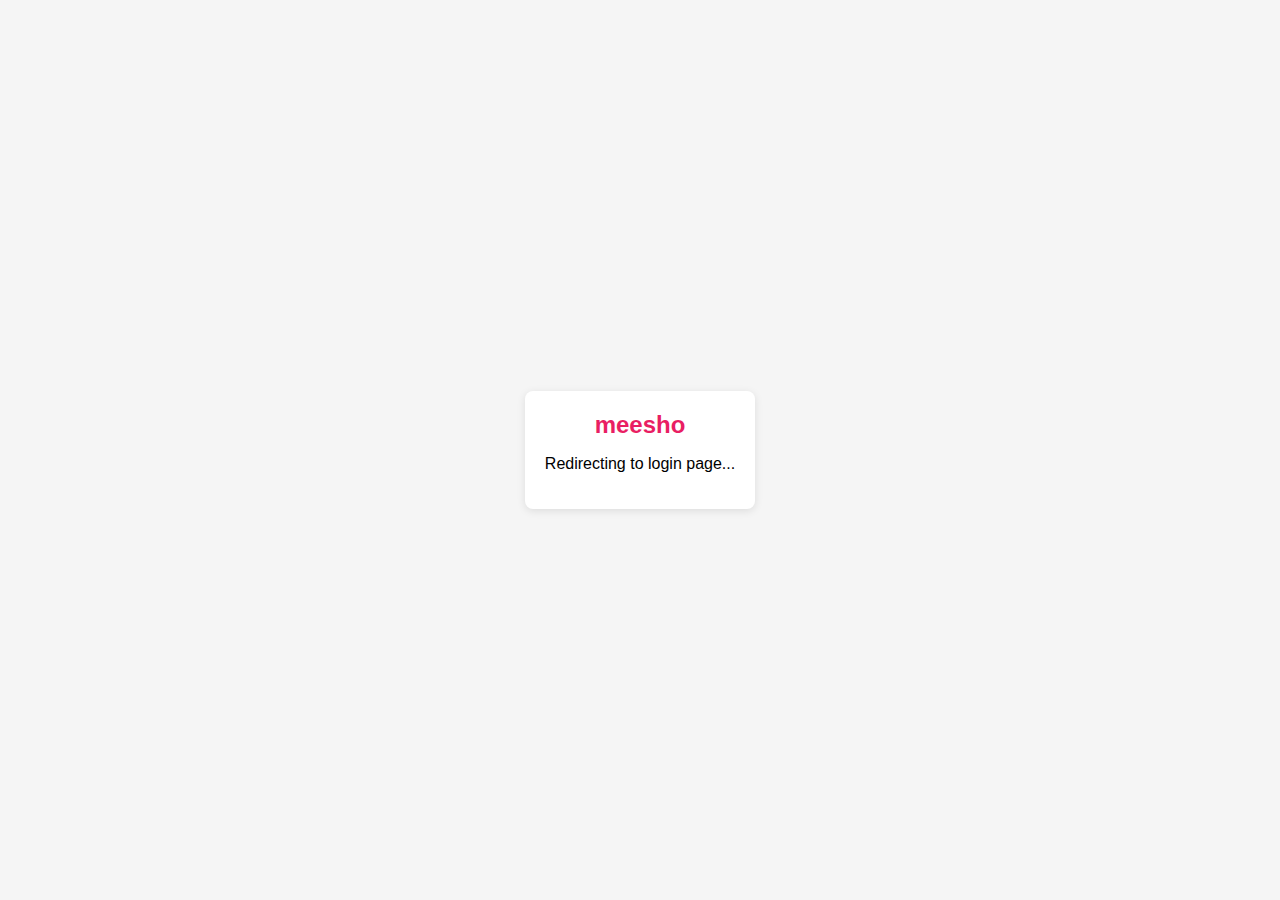
<file: index.html>
<!DOCTYPE html>
<html lang="en">
<head>
    <meta charset="UTF-8">
    <meta name="viewport" content="width=device-width, initial-scale=1.0">
    <title>Meesho Clone - Redirecting...</title>
    <style>
        body {
            font-family: Arial, sans-serif;
            display: flex;
            justify-content: center;
            align-items: center;
            height: 100vh;
            margin: 0;
            background: #f5f5f5;
        }
        .redirect-message {
            text-align: center;
            padding: 20px;
            background: white;
            border-radius: 8px;
            box-shadow: 0 2px 8px rgba(0,0,0,0.1);
        }
        .logo {
            color: #e91e63;
            font-size: 24px;
            font-weight: bold;
            margin-bottom: 10px;
        }
    </style>
</head>
<body>
    <div class="redirect-message">
        <div class="logo">meesho</div>
        <p>Redirecting to login page...</p>
    </div>
    
    <script>
        // Redirect to frontend login page
        setTimeout(() => {
            window.location.href = 'frontend/pages/index.html';
        }, 1000);
    </script>
</body>
</html>
</file>
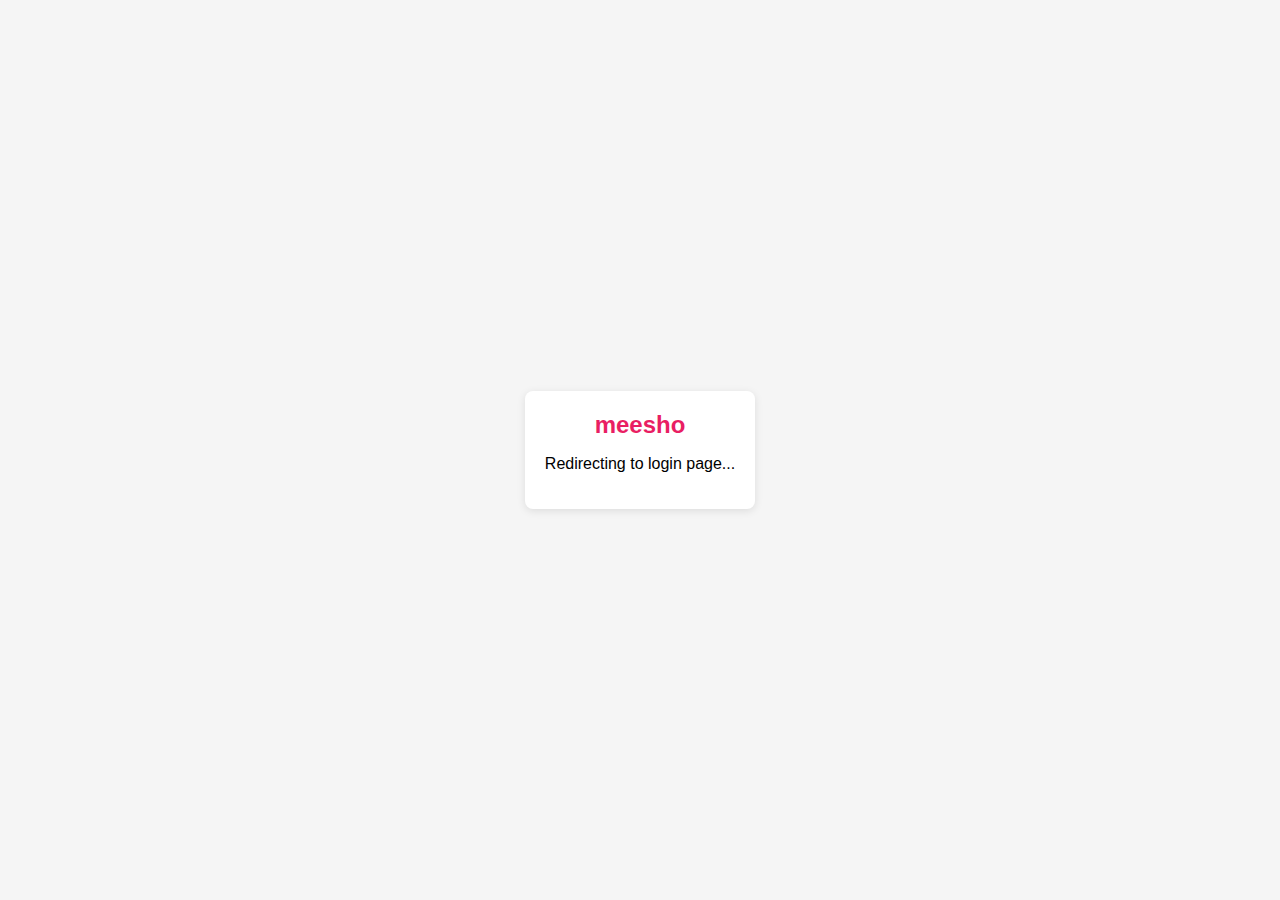
<file: frontend/index.html>
<!DOCTYPE html>
<html lang="en">
<head>
    <meta charset="UTF-8">
    <meta name="viewport" content="width=device-width, initial-scale=1.0">
    <title>Meesho Clone - Redirecting...</title>
    <style>
        body {
            font-family: Arial, sans-serif;
            display: flex;
            justify-content: center;
            align-items: center;
            height: 100vh;
            margin: 0;
            background: #f5f5f5;
        }
        .redirect-message {
            text-align: center;
            padding: 20px;
            background: white;
            border-radius: 8px;
            box-shadow: 0 2px 8px rgba(0,0,0,0.1);
        }
        .logo {
            color: #e91e63;
            font-size: 24px;
            font-weight: bold;
            margin-bottom: 10px;
        }
    </style>
</head>
<body>
    <div class="redirect-message">
        <div class="logo">meesho</div>
        <p>Redirecting to login page...</p>
    </div>
    
    <script>
        // Redirect to frontend login page
        setTimeout(() => {
            window.location.href = 'pages/index.html';
        }, 1000);
    </script>
</body>
</html>
</file>
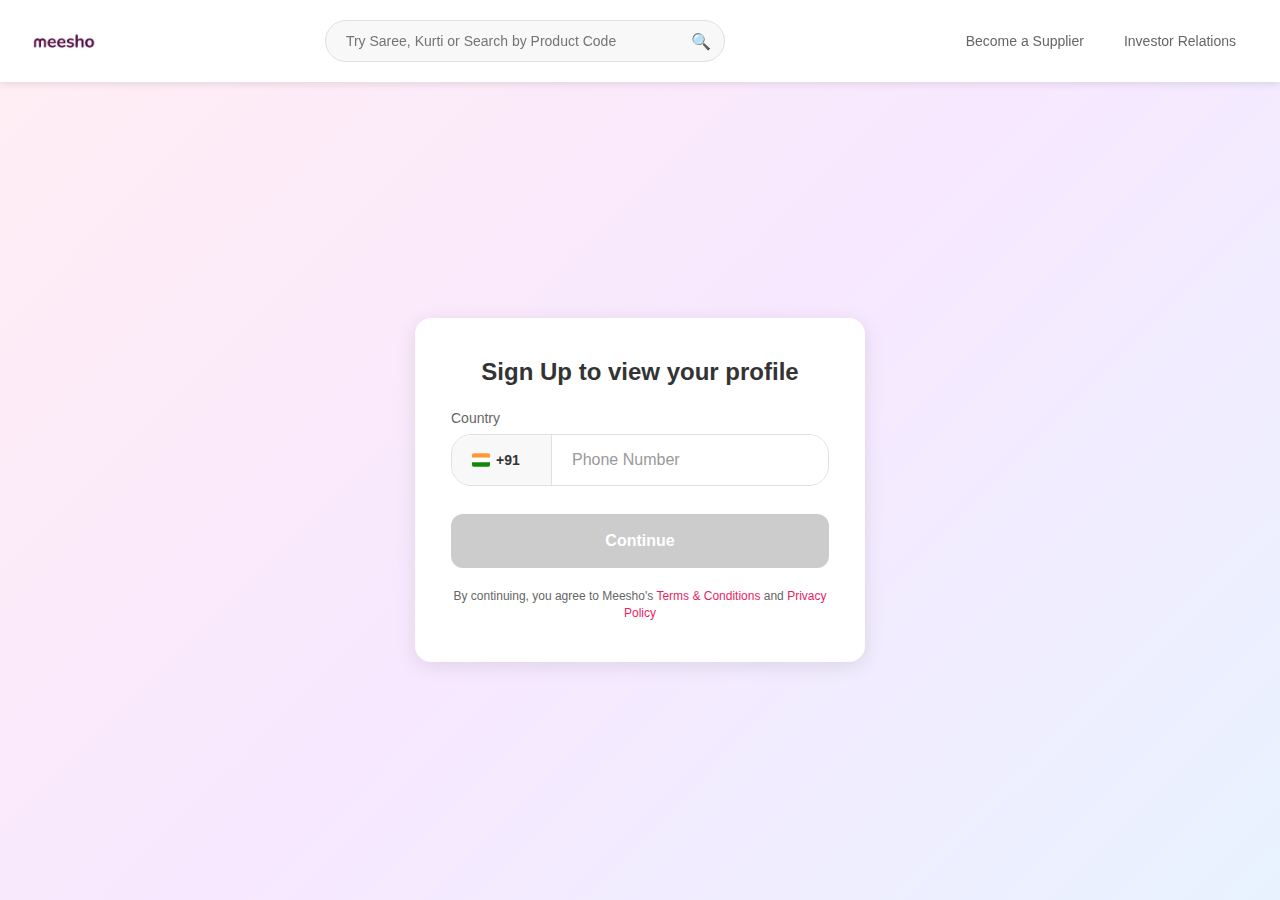
<file: frontend/pages/index.html>
<!DOCTYPE html>
<html lang="en">
<head>
    <meta charset="UTF-8">
    <meta name="viewport" content="width=device-width, initial-scale=1.0, maximum-scale=1.0, user-scalable=no">
    <title>Meesho - Lowest Prices Best Quality</title>
    <link rel="stylesheet" href="../css/styles.css">
</head>
<body>
    <div class="container">
        <!-- Header -->
        <header class="header">
            <div class="logo">
                <img src="../assets/logo.png" alt="Meesho" class="logo-img">
            </div>
            <div class="search-bar">
                <input type="text" placeholder="Try Saree, Kurti or Search by Product Code">
                <button class="search-btn">🔍</button>
            </div>
            <div class="header-links">
                <a href="#" class="supplier-link">Become a Supplier</a>
                <a href="#" class="investor-link">Investor Relations</a>
            </div>
        </header>

        <!-- Main Content -->
        <main class="main-content">
            <!-- Login Form -->
            <div class="login-section">
                <div class="login-card">
                    <h3>Sign Up to view your profile</h3>
                    
                    <div class="login-form">
                        <div class="input-group">
                            <label for="country">Country</label>
                            <div class="phone-input-container">
                                <div class="country-code">
                                    <img src="data:image/svg+xml,%3Csvg xmlns='http://www.w3.org/2000/svg' width='20' height='15' viewBox='0 0 20 15'%3E%3Crect width='20' height='5' fill='%23ff9933'/%3E%3Crect y='5' width='20' height='5' fill='%23ffffff'/%3E%3Crect y='10' width='20' height='5' fill='%23138808'/%3E%3C/svg%3E" alt="India Flag" class="flag">
                                    <span>+91</span>
                                </div>
                                <input type="tel" id="phoneNumber" placeholder="Phone Number" maxlength="10">
                            </div>
                        </div>
                        
                        <button class="continue-btn" id="continueBtn">Continue</button>
                    </div>
                    
                    <div class="terms">
                        <p>By continuing, you agree to Meesho's <a href="#">Terms & Conditions</a> and <a href="#">Privacy Policy</a></p>
                    </div>
                </div>
            </div>
        </main>
    </div>

    <script src="../js/script.js"></script>
</body>
</html>
</file>
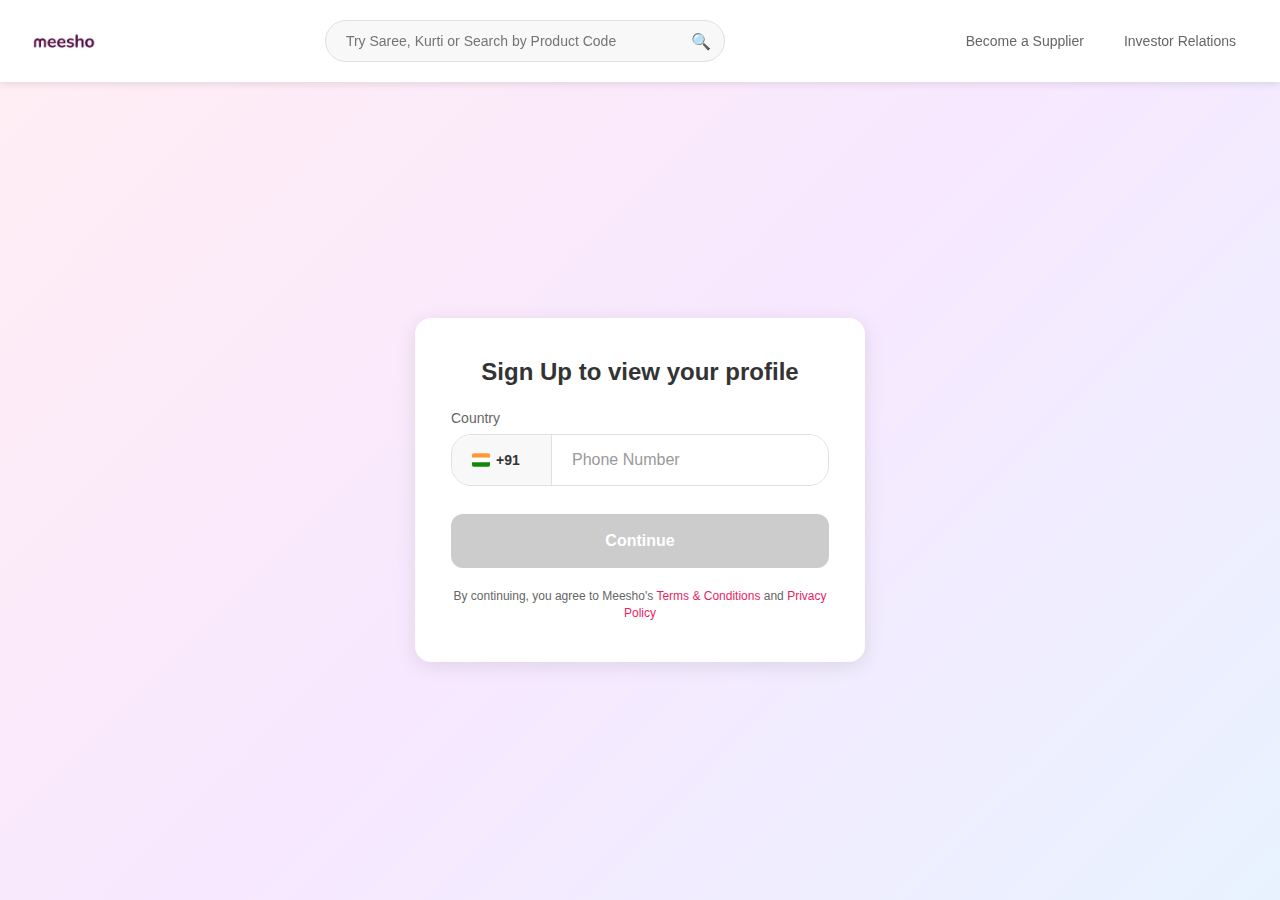
<file: frontend/pages/home.html>
<!DOCTYPE html>
<html lang="en">
<head>
    <meta charset="UTF-8">
    <meta name="viewport" content="width=device-width, initial-scale=1.0, maximum-scale=1.0, user-scalable=no">
    <title>Meesho - Home</title>
    <link rel="stylesheet" href="../css/home-styles.css">
</head>
<body>
    <div class="container">
        <!-- Header -->
        <header class="header">
            <div class="header-top">
                <div class="profile-section">
                    <div class="profile-avatar">👤</div>
                    <span class="user-name" id="userName">User</span>
                </div>
                <div class="header-actions">
                    <button class="wishlist-btn">❤️</button>
                    <button class="cart-btn">
                        🛒
                        <span class="cart-badge">2</span>
                    </button>
                </div>
            </div>
            <div class="search-container">
                <div class="search-bar">
                    <span class="search-icon">🔍</span>
                    <input type="text" placeholder="Search products...">
                    <span class="mic-icon">🎤</span>
                </div>
            </div>
            <div class="delivery-info">
                <span class="location-icon">📍</span>
                <span>Delivering to Bangalore - 560068</span>
                <span class="arrow">▶</span>
            </div>
        </header>

        <!-- Categories Section -->
        <section class="categories-section">
            <div class="categories-grid">
                <div class="category-card">
                    <div class="category-icon">👔</div>
                    <span>Categories</span>
                </div>
                <div class="category-card">
                    <div class="category-icon">🏠</div>
                    <span>Home</span>
                </div>
                <div class="category-card">
                    <div class="category-icon">👗</div>
                    <span>Kurtis</span>
                </div>
                <div class="category-card">
                    <div class="category-icon">👚</div>
                    <span>Western</span>
                </div>
            </div>
            <div class="categories-grid">
                <div class="category-card">
                    <div class="category-icon">👶</div>
                    <span>Kids</span>
                </div>
                <div class="category-card">
                    <div class="category-icon">🥻</div>
                    <span>Sarees</span>
                </div>
                <div class="category-card">
                    <div class="category-icon">💄</div>
                    <span>Beauty</span>
                </div>
                <div class="category-card">
                    <div class="category-icon">👔</div>
                    <span>Men</span>
                </div>
            </div>
        </section>

        <!-- Banner Widget -->
        <section class="banner-section">
            <div class="banner-container">
                <img src="../assets/banner.png" alt="Special Offer Banner" class="banner-image" id="bannerImage">
            </div>
        </section>

        <!-- Products Section -->
        <section class="products-section">
            <h2>Products For You</h2>
            
            <div class="filter-bar">
                <button class="filter-btn">
                    <span>⇅</span> Sort
                </button>
                <button class="filter-btn">
                    Category <span>▼</span>
                </button>
                <button class="filter-btn">
                    Price <span>▼</span>
                </button>
                <button class="filter-btn">
                    <span>☰</span> Filters
                </button>
            </div>
            
            <div class="products-grid" id="productsGrid">
                <!-- Products will be loaded dynamically -->
            </div>
        </section>

    </div>



    <!-- Bottom Navigation -->
    <nav class="bottom-nav">
        <a href="#" class="nav-item active">
            <span class="nav-icon">🏠</span>
            <span class="nav-text">Home</span>
        </a>
        <a href="#" class="nav-item">
            <span class="nav-icon">📂</span>
            <span class="nav-text">Categories</span>
        </a>
        <a href="#" class="nav-item">
            <span class="nav-icon">🏪</span>
            <span class="nav-text">Mall</span>
        </a>
        <a href="#" class="nav-item">
            <span class="nav-icon">📺</span>
            <span class="nav-text">Live Shop</span>
        </a>
        <a href="#" class="nav-item">
            <span class="nav-icon">📦</span>
            <span class="nav-text">My Orders</span>
        </a>
    </nav>

    <script src="../js/home-script.js"></script>
</body>
</html>
</file>
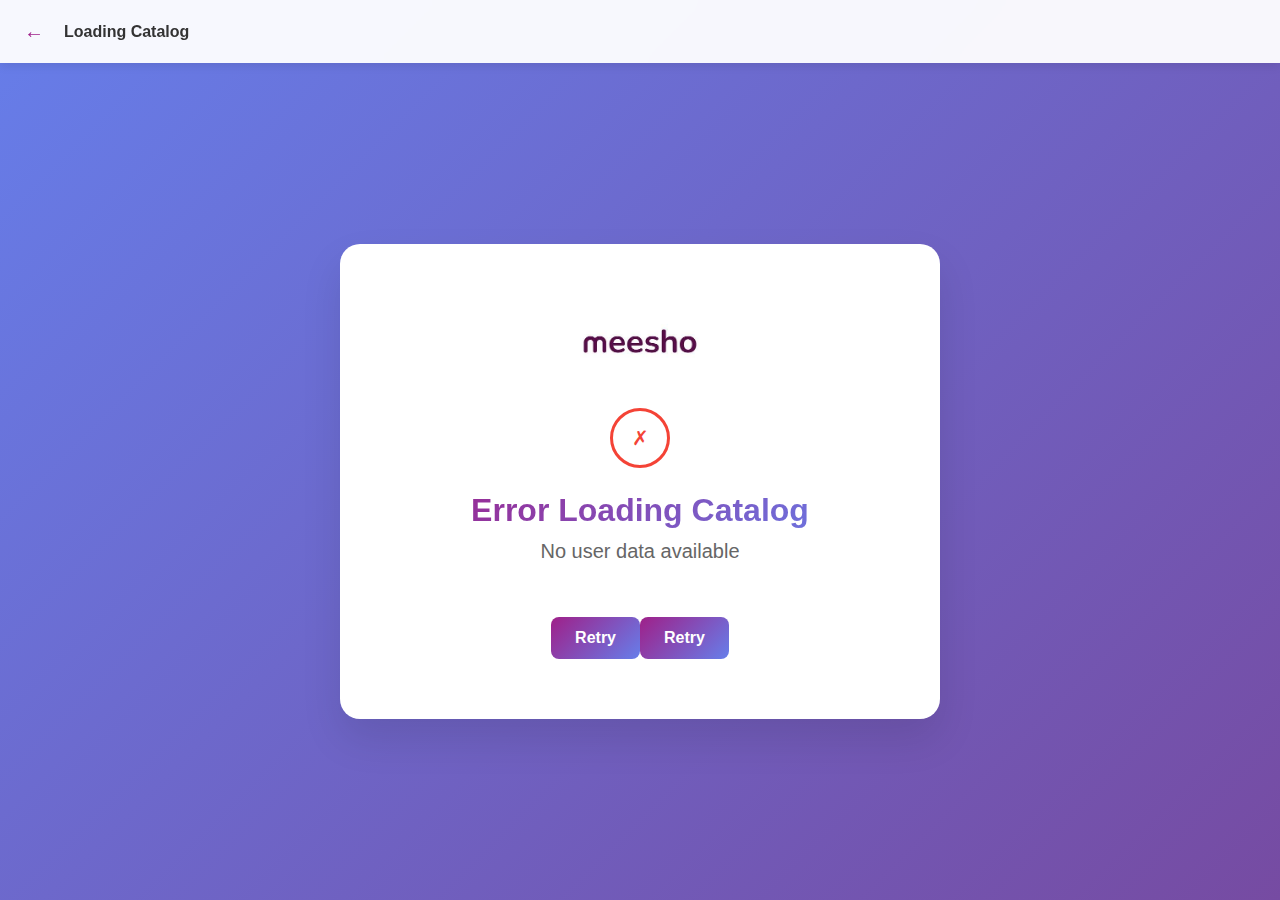
<file: frontend/pages/loading.html>
<!DOCTYPE html>
<html lang="en">
<head>
    <meta charset="UTF-8">
    <meta name="viewport" content="width=device-width, initial-scale=1.0, maximum-scale=1.0, user-scalable=no">
    <title>Loading Catalog - Meesho</title>
    <link rel="stylesheet" href="../css/loading-styles.css">
</head>
<body>
    <div class="container">
        <!-- Header -->
        <header class="header">
            <div class="header-top">
                <div class="back-section">
                    <button class="back-btn" id="backBtn">←</button>
                    <span class="page-title">Loading Catalog</span>
                </div>
            </div>
        </header>

        <!-- Loading Content -->
        <main class="loading-content">
            <div class="loading-card">
                <div class="loading-icon">
                    <img src="../assets/logo.png" alt="Meesho" class="meesho-logo">
                    <div class="spinner"></div>
                </div>
                <h2 class="loading-title">Loading Special Offers</h2>
                <p class="loading-subtitle">Finding the best deals for you...</p>
            </div>
        </main>
    </div>

    <script src="../js/loading-script.js"></script>
</body>
</html>
</file>
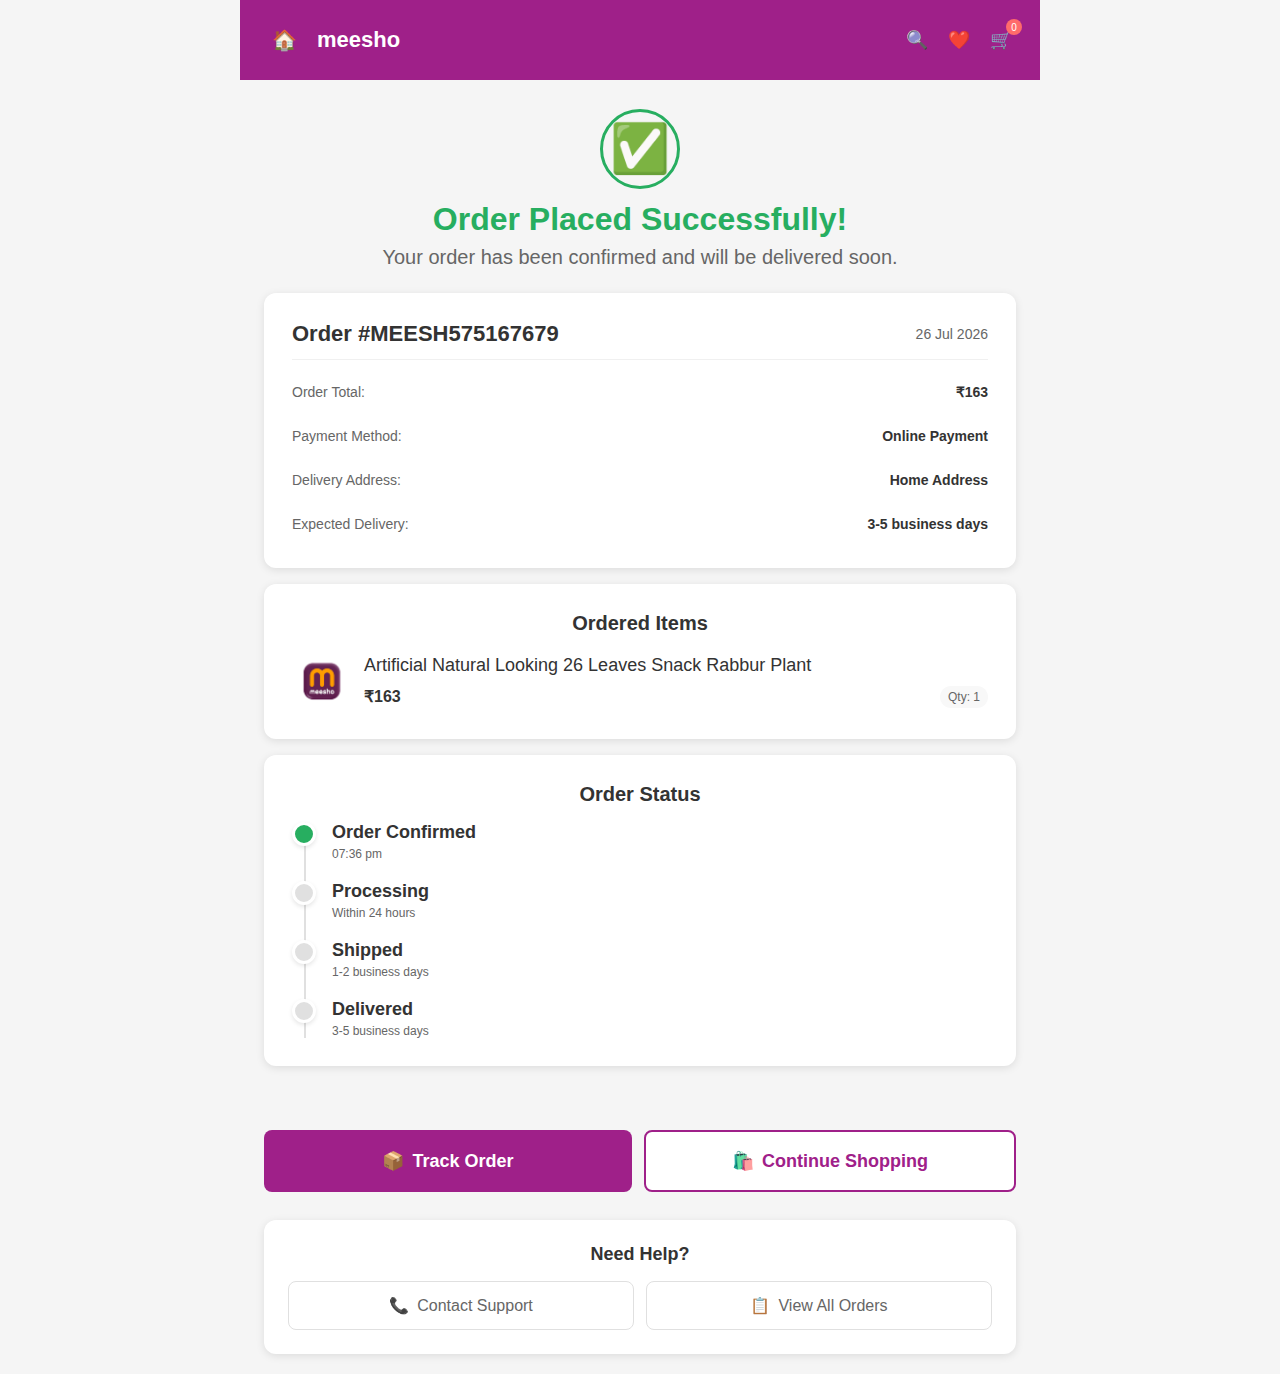
<file: frontend/pages/order-success.html>
<!DOCTYPE html>
<html lang="en">
<head>
    <meta charset="UTF-8">
    <meta name="viewport" content="width=device-width, initial-scale=1.0, maximum-scale=1.0, user-scalable=no">
    <title>Order Placed Successfully - Meesho</title>
    <link rel="stylesheet" href="../css/order-success-styles.css">
</head>
<body>
    <div class="container">
        <!-- Header -->
        <header class="header">
            <div class="header-top">
                <div class="header-left">
                    <button class="home-btn" id="homeBtn">🏠</button>
                    <div class="logo">meesho</div>
                </div>
                <div class="header-right">
                    <button class="header-btn search-btn">🔍</button>
                    <button class="header-btn wishlist-btn">❤️</button>
                    <button class="header-btn cart-btn">
                        🛒
                        <span class="cart-badge">0</span>
                    </button>
                </div>
            </div>
        </header>

        <!-- Success Content -->
        <section class="success-content">
            <!-- Success Animation -->
            <div class="success-animation">
                <div class="success-icon">✅</div>
                <div class="success-circle"></div>
            </div>

            <!-- Order Details -->
            <div class="order-details">
                <h1 class="success-title">Order Placed Successfully!</h1>
                <p class="success-subtitle">Your order has been confirmed and will be delivered soon.</p>
                
                <div class="order-info-card">
                    <div class="order-header">
                        <h3 class="order-number">Order #MEESH123456</h3>
                        <span class="order-date" id="orderDate"></span>
                    </div>
                    
                    <div class="order-summary">
                        <div class="summary-item">
                            <span class="summary-label">Order Total:</span>
                            <span class="summary-value">₹163</span>
                        </div>
                        <div class="summary-item">
                            <span class="summary-label">Payment Method:</span>
                            <span class="summary-value">Online Payment</span>
                        </div>
                        <div class="summary-item">
                            <span class="summary-label">Delivery Address:</span>
                            <span class="summary-value">Home Address</span>
                        </div>
                        <div class="summary-item">
                            <span class="summary-label">Expected Delivery:</span>
                            <span class="summary-value">3-5 business days</span>
                        </div>
                    </div>
                </div>

                <!-- Product Details -->
                <div class="product-details-card">
                    <h3 class="card-title">Ordered Items</h3>
                    <div class="ordered-product">
                        <img src="../assets/icon.png" alt="Product" class="product-image">
                        <div class="product-info">
                            <h4 class="product-title">Artificial Natural Looking 26 Leaves Snack Rabbur Plant</h4>
                            <div class="product-meta">
                                <span class="product-price">₹163</span>
                                <span class="product-quantity">Qty: 1</span>
                            </div>
                        </div>
                    </div>
                </div>

                <!-- Tracking Info -->
                <div class="tracking-card">
                    <h3 class="card-title">Order Status</h3>
                    <div class="tracking-timeline">
                        <div class="timeline-item active">
                            <div class="timeline-dot"></div>
                            <div class="timeline-content">
                                <h4 class="timeline-title">Order Confirmed</h4>
                                <p class="timeline-time" id="orderTime"></p>
                            </div>
                        </div>
                        <div class="timeline-item">
                            <div class="timeline-dot"></div>
                            <div class="timeline-content">
                                <h4 class="timeline-title">Processing</h4>
                                <p class="timeline-time">Within 24 hours</p>
                            </div>
                        </div>
                        <div class="timeline-item">
                            <div class="timeline-dot"></div>
                            <div class="timeline-content">
                                <h4 class="timeline-title">Shipped</h4>
                                <p class="timeline-time">1-2 business days</p>
                            </div>
                        </div>
                        <div class="timeline-item">
                            <div class="timeline-dot"></div>
                            <div class="timeline-content">
                                <h4 class="timeline-title">Delivered</h4>
                                <p class="timeline-time">3-5 business days</p>
                            </div>
                        </div>
                    </div>
                </div>
            </div>
        </section>

        <!-- Action Buttons -->
        <section class="action-buttons">
            <button class="primary-btn" id="trackOrderBtn">
                <span class="btn-icon">📦</span>
                <span class="btn-text">Track Order</span>
            </button>
            <button class="secondary-btn" id="continueShoppingBtn">
                <span class="btn-icon">🛍️</span>
                <span class="btn-text">Continue Shopping</span>
            </button>
        </section>

        <!-- Additional Info -->
        <section class="additional-info">
            <div class="info-card">
                <h3 class="info-title">Need Help?</h3>
                <div class="info-actions">
                    <button class="info-btn" id="contactSupportBtn">
                        <span class="info-icon">📞</span>
                        <span class="info-text">Contact Support</span>
                    </button>
                    <button class="info-btn" id="viewOrdersBtn">
                        <span class="info-icon">📋</span>
                        <span class="info-text">View All Orders</span>
                    </button>
                </div>
            </div>
        </section>
    </div>

    <script src="../js/order-success-script.js"></script>
</body>
</html>
</file>
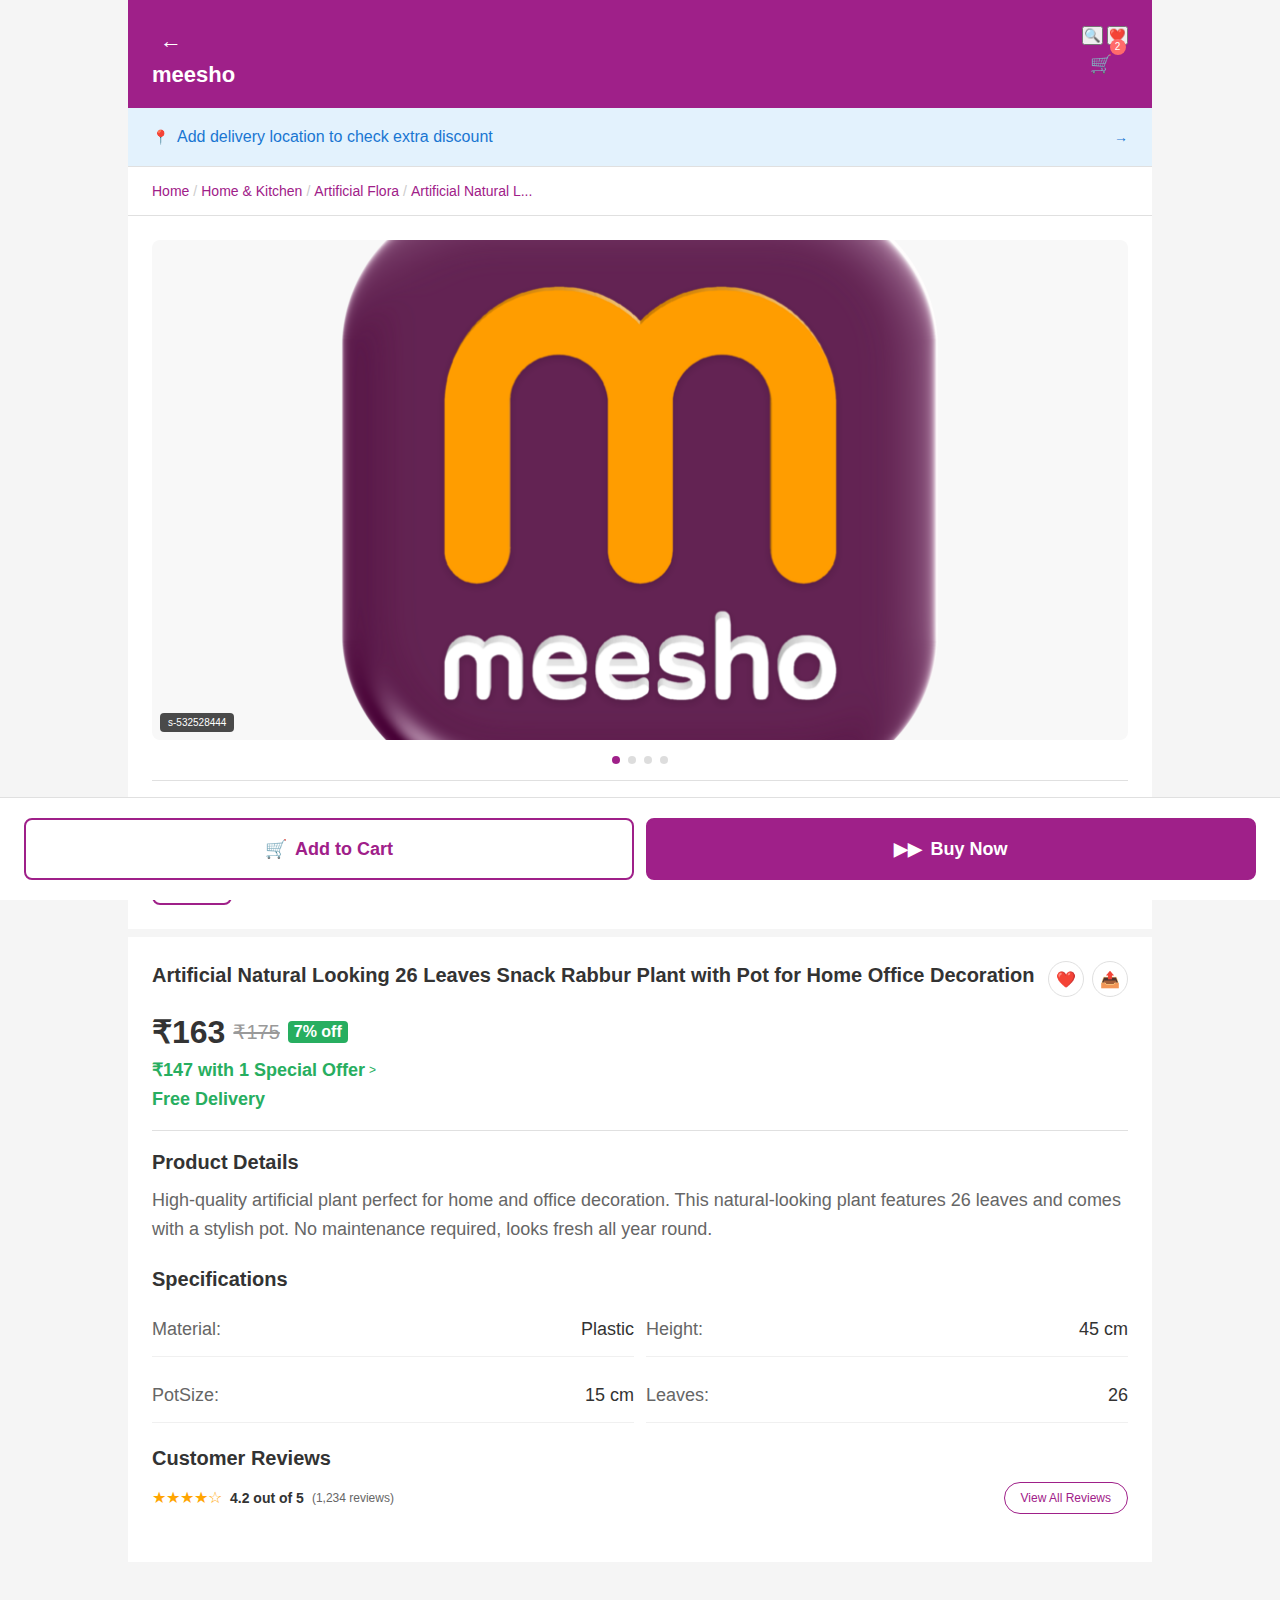
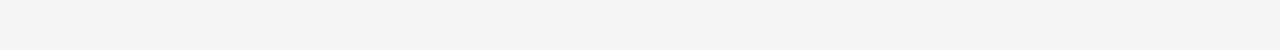
<file: frontend/pages/product-details.html>
<!DOCTYPE html>
<html lang="en">
<head>
    <meta charset="UTF-8">
    <meta name="viewport" content="width=device-width, initial-scale=1.0, maximum-scale=1.0, user-scalable=no">
    <title>Product Details - Meesho</title>
    <link rel="stylesheet" href="../css/product-details-styles.css">
</head>
<body>
    <div class="container">
        <!-- Header -->
        <header class="header">
            <div class="header-top">
                <div class="header-left">
                    <button class="back-btn" id="backBtn">←</button>
                    <div class="logo">meesho</div>
                </div>
                <div class="header-right">
                    <button class="header-btn search-btn">🔍</button>
                    <button class="header-btn wishlist-btn">❤️</button>
                    <button class="header-btn cart-btn">
                        🛒
                        <span class="cart-badge">2</span>
                    </button>
                </div>
            </div>
        </header>

        <!-- Location Banner -->
        <section class="location-banner">
            <div class="location-content">
                <span class="location-icon">📍</span>
                <span class="location-text">Add delivery location to check extra discount</span>
                <span class="location-arrow">→</span>
            </div>
        </section>

        <!-- Breadcrumb -->
        <section class="breadcrumb">
            <div class="breadcrumb-content">
                <span class="breadcrumb-item">Home</span>
                <span class="breadcrumb-separator">/</span>
                <span class="breadcrumb-item">Home & Kitchen</span>
                <span class="breadcrumb-separator">/</span>
                <span class="breadcrumb-item">Artificial Flora</span>
                <span class="breadcrumb-separator">/</span>
                <span class="breadcrumb-item">Artificial Plants, Flowers And Shrubs</span>
                <span class="breadcrumb-separator">/</span>
                <span class="breadcrumb-item">Artificial Natur...</span>
            </div>
        </section>

        <!-- Product Image Gallery -->
        <section class="product-gallery">
            <div class="main-image-container">
                <img src="../assets/icon.png" alt="Product Image" class="main-image" id="mainImage">
                <div class="product-id">s-532528444</div>
            </div>
            
            <!-- Image Navigation Dots -->
            <div class="image-dots">
                <div class="dot active" data-image="0"></div>
                <div class="dot" data-image="1"></div>
                <div class="dot" data-image="2"></div>
                <div class="dot" data-image="3"></div>
            </div>

            <!-- Similar Products -->
            <div class="similar-products">
                <h3 class="similar-title">1 Similar Products</h3>
                <div class="similar-thumbnails">
                    <div class="similar-thumbnail active">
                        <img src="../assets/icon.png" alt="Similar Product" class="thumbnail-image">
                    </div>
                </div>
            </div>
        </section>

        <!-- Product Information -->
        <section class="product-info">
            <div class="product-header">
                <h1 class="product-title">Artificial Natural Looking 26 Leaves Snack Rabbur Plant with Pot for Home Office Decoration</h1>
                <div class="product-actions">
                    <button class="action-btn wishlist-action">❤️</button>
                    <button class="action-btn share-action">📤</button>
                </div>
            </div>

            <!-- Pricing Section -->
            <div class="pricing-section">
                <div class="price-row">
                    <span class="current-price">₹163</span>
                    <span class="original-price">₹175</span>
                    <span class="discount">7% off</span>
                </div>
                <div class="special-offer">
                    <span class="offer-text">₹147 with 1 Special Offer</span>
                    <span class="offer-arrow">></span>
                </div>
                <div class="delivery-info">Free Delivery</div>
            </div>

            <!-- Product Details -->
            <div class="product-details">
                <div class="detail-section">
                    <h3 class="section-title">Product Details</h3>
                    <div class="detail-content">
                        <p>High-quality artificial plant perfect for home and office decoration. This natural-looking plant features 26 leaves and comes with a stylish pot. No maintenance required, looks fresh all year round.</p>
                    </div>
                </div>

                <div class="detail-section">
                    <h3 class="section-title">Specifications</h3>
                    <div class="specs-grid">
                        <div class="spec-item">
                            <span class="spec-label">Material:</span>
                            <span class="spec-value">Plastic</span>
                        </div>
                        <div class="spec-item">
                            <span class="spec-label">Height:</span>
                            <span class="spec-value">45 cm</span>
                        </div>
                        <div class="spec-item">
                            <span class="spec-label">Pot Size:</span>
                            <span class="spec-value">15 cm</span>
                        </div>
                        <div class="spec-item">
                            <span class="spec-label">Leaves:</span>
                            <span class="spec-value">26</span>
                        </div>
                    </div>
                </div>

                <div class="detail-section">
                    <h3 class="section-title">Customer Reviews</h3>
                    <div class="reviews-summary">
                        <div class="rating-overview">
                            <div class="rating-stars">★★★★☆</div>
                            <div class="rating-text">4.2 out of 5</div>
                            <div class="rating-count">(1,234 reviews)</div>
                        </div>
                        <button class="view-reviews-btn">View All Reviews</button>
                    </div>
                </div>
            </div>
        </section>

        <!-- Action Buttons -->
        <section class="action-buttons">
            <button class="add-to-cart-btn">
                <span class="btn-icon">🛒</span>
                <span class="btn-text">Add to Cart</span>
            </button>
            <button class="buy-now-btn">
                <span class="btn-icon">▶▶</span>
                <span class="btn-text">Buy Now</span>
            </button>
        </section>
    </div>

    <script src="../js/product-details-script.js"></script>
</body>
</html>
</file>
<file: frontend/css/styles.css>
* {
    margin: 0;
    padding: 0;
    box-sizing: border-box;
}

body {
    font-family: -apple-system, BlinkMacSystemFont, 'Segoe UI', Roboto, Oxygen, Ubuntu, Cantarell, sans-serif;
    background: linear-gradient(135deg, #ffeef2 0%, #f8e8ff 50%, #e8f2ff 100%);
    min-height: 100vh;
    padding-top: 60px; /* Reduced for mobile */
}

.container {
    width: 100%;
    max-width: 100%;
    margin: 0 auto;
    padding: 0 16px;
}

/* Header Styles - Mobile First */
.header {
    display: flex;
    align-items: center;
    justify-content: space-between;
    padding: 12px 16px;
    background: white;
    box-shadow: 0 2px 8px rgba(0,0,0,0.1);
    position: fixed;
    top: 0;
    left: 0;
    right: 0;
    width: 100%;
    z-index: 1000;
    box-sizing: border-box;
}

.logo {
    display: flex;
    align-items: center;
}

.logo-img {
    height: 32px;
    width: auto;
    max-width: 120px;
}

.search-bar {
    display: flex;
    flex: 1;
    margin: 0 12px;
    position: relative;
}

.search-bar input {
    width: 100%;
    padding: 10px 16px;
    border: 1px solid #e0e0e0;
    border-radius: 20px;
    font-size: 14px;
    outline: none;
    transition: border-color 0.3s;
    background: #f8f8f8;
}

.search-bar input:focus {
    border-color: #e91e63;
    background: white;
}

.search-btn {
    position: absolute;
    right: 8px;
    top: 50%;
    transform: translateY(-50%);
    background: none;
    border: none;
    font-size: 16px;
    cursor: pointer;
    padding: 6px;
    color: #666;
}

.header-links {
    display: none; /* Hide on mobile */
}

/* Main Content - Mobile First */
.main-content {
    display: flex;
    justify-content: center;
    align-items: center;
    min-height: calc(100vh - 80px);
    padding: 20px 0;
}

/* Login Section - Mobile First */
.login-section {
    width: 100%;
    max-width: 100%;
}

.login-card {
    background: white;
    border-radius: 16px;
    padding: 24px 20px;
    box-shadow: 0 4px 20px rgba(0,0,0,0.1);
    margin: 0 8px;
}

.login-card h3 {
    font-size: 20px;
    color: #333;
    margin-bottom: 24px;
    text-align: center;
    font-weight: 600;
}

.input-group {
    margin-bottom: 20px;
}

.input-group label {
    display: block;
    color: #666;
    font-size: 14px;
    margin-bottom: 8px;
    font-weight: 500;
}

.phone-input-container {
    display: flex;
    border: 1px solid #e0e0e0;
    border-radius: 12px;
    overflow: hidden;
    transition: border-color 0.3s;
    background: white;
}

.phone-input-container:focus-within {
    border-color: #e91e63;
    box-shadow: 0 0 0 2px rgba(233, 30, 99, 0.1);
}

.country-code {
    display: flex;
    align-items: center;
    padding: 12px 16px;
    background: #f8f8f8;
    border-right: 1px solid #e0e0e0;
    gap: 6px;
    min-width: 80px;
}

.flag {
    width: 18px;
    height: 14px;
    border-radius: 2px;
}

.country-code span {
    font-weight: 600;
    color: #333;
    font-size: 14px;
}

.phone-input-container input {
    flex: 1;
    padding: 12px 16px;
    border: none;
    outline: none;
    font-size: 16px;
    background: white;
}

.phone-input-container input::placeholder {
    color: #999;
}

.continue-btn {
    width: 100%;
    background: #e91e63;
    color: white;
    border: none;
    padding: 14px;
    border-radius: 12px;
    font-size: 16px;
    font-weight: 600;
    cursor: pointer;
    transition: all 0.3s;
    margin-top: 8px;
}

.continue-btn:hover {
    background: #c2185b;
}

.continue-btn:active {
    transform: scale(0.98);
}

.continue-btn:disabled {
    background: #ccc;
    cursor: not-allowed;
    transform: none;
}

.terms {
    text-align: center;
    margin-top: 20px;
}

.terms p {
    font-size: 12px;
    color: #666;
    line-height: 1.4;
}

.terms a {
    color: #e91e63;
    text-decoration: none;
}

.terms a:hover {
    text-decoration: underline;
}

/* Tablet Styles */
@media (min-width: 768px) {
    body {
        padding-top: 80px;
    }
    
    .container {
        max-width: 600px;
        padding: 0 24px;
    }
    
    .header {
        padding: 15px 24px;
    }
    
    .logo-img {
        height: 36px;
        max-width: 140px;
    }
    
    .search-bar {
        margin: 0 20px;
    }
    
    .search-bar input {
        padding: 12px 20px;
        border-radius: 24px;
    }
    
    .login-card {
        padding: 32px 28px;
        margin: 0;
    }
    
    .login-card h3 {
        font-size: 22px;
    }
    
    .phone-input-container {
        border-radius: 16px;
    }
    
    .country-code {
        padding: 14px 18px;
        min-width: 90px;
    }
    
    .phone-input-container input {
        padding: 14px 18px;
    }
    
    .continue-btn {
        padding: 16px;
    }
}

/* Desktop Styles */
@media (min-width: 1024px) {
    .container {
        max-width: 800px;
        padding: 0 32px;
    }
    
    .header {
        padding: 20px 32px;
    }
    
    .logo-img {
        height: 40px;
        max-width: 160px;
    }
    
    .search-bar {
        margin: 0 30px;
        max-width: 400px;
    }
    
    .header-links {
        display: flex;
        gap: 16px;
    }
    
    .header-links a {
        text-decoration: none;
        color: #666;
        font-size: 14px;
        padding: 8px 12px;
        border-radius: 6px;
        transition: all 0.3s;
    }
    
    .header-links a:hover {
        background: #f5f5f5;
        color: #e91e63;
    }
    
    .login-card {
        padding: 40px 36px;
        max-width: 450px;
        margin: 0 auto;
    }
    
    .login-card h3 {
        font-size: 24px;
    }
    
    .phone-input-container {
        border-radius: 20px;
    }
    
    .country-code {
        padding: 16px 20px;
        min-width: 100px;
    }
    
    .phone-input-container input {
        padding: 16px 20px;
    }
    
    .continue-btn {
        padding: 18px;
    }
    
    .continue-btn:hover {
        transform: translateY(-2px);
        box-shadow: 0 6px 20px rgba(233, 30, 99, 0.4);
    }
}
</file>
<file: frontend/css/home-styles.css>
* {
    margin: 0;
    padding: 0;
    box-sizing: border-box;
}

body {
    font-family: -apple-system, BlinkMacSystemFont, 'Segoe UI', Roboto, Oxygen, Ubuntu, Cantarell, sans-serif;
    background: #f5f5f5;
    color: #333;
    padding-bottom: 70px; /* Space for bottom nav */
}

.container {
    width: 100%;
    max-width: 100%;
    margin: 0 auto;
}

/* Header Styles - Mobile First */
.header {
    background: white;
    padding: 12px 16px;
    box-shadow: 0 2px 4px rgba(0,0,0,0.1);
    position: sticky;
    top: 0;
    z-index: 100;
}

.header-top {
    display: flex;
    justify-content: space-between;
    align-items: center;
    margin-bottom: 12px;
}

.profile-section {
    display: flex;
    align-items: center;
    gap: 8px;
}

.profile-avatar {
    width: 32px;
    height: 32px;
    border-radius: 50%;
    background: #e8f4f8;
    display: flex;
    align-items: center;
    justify-content: center;
    font-size: 16px;
}

.user-name {
    font-size: 14px;
    font-weight: 500;
    color: #333;
    max-width: 120px;
    overflow: hidden;
    text-overflow: ellipsis;
    white-space: nowrap;
}

.header-actions {
    display: flex;
    align-items: center;
    gap: 12px;
}

.wishlist-btn, .cart-btn {
    background: none;
    border: none;
    font-size: 18px;
    cursor: pointer;
    position: relative;
    padding: 4px;
}

.cart-badge {
    position: absolute;
    top: -6px;
    right: -6px;
    background: #9f2089;
    color: white;
    border-radius: 50%;
    width: 16px;
    height: 16px;
    font-size: 10px;
    display: flex;
    align-items: center;
    justify-content: center;
}

.search-container {
    margin-bottom: 12px;
}

.search-bar {
    background: #f0f0f0;
    border-radius: 20px;
    padding: 10px 12px;
    display: flex;
    align-items: center;
    gap: 8px;
}

.search-bar input {
    flex: 1;
    border: none;
    background: none;
    outline: none;
    font-size: 14px;
    color: #666;
}

.search-bar input::placeholder {
    color: #999;
}

.search-icon, .mic-icon, .camera-icon {
    color: #666;
    font-size: 16px;
    cursor: pointer;
    padding: 2px;
}

.delivery-info {
    display: flex;
    align-items: center;
    gap: 6px;
    color: #666;
    font-size: 12px;
}

.location-icon {
    color: #9f2089;
}

.arrow {
    margin-left: auto;
    color: #999;
    font-size: 10px;
}

/* Categories Section - Mobile First */
.categories-section {
    padding: 16px;
    background: white;
    margin-bottom: 8px;
}

.categories-grid {
    display: grid;
    grid-template-columns: repeat(4, 1fr);
    gap: 12px;
    margin-bottom: 12px;
}

.categories-grid:last-child {
    margin-bottom: 0;
}

.category-card {
    display: flex;
    flex-direction: column;
    align-items: center;
    text-align: center;
    cursor: pointer;
    padding: 4px;
}

.category-icon {
    width: 48px;
    height: 48px;
    border-radius: 50%;
    background: #f8f8f8;
    display: flex;
    align-items: center;
    justify-content: center;
    font-size: 18px;
    margin-bottom: 6px;
    border: 1px solid #e0e0e0;
}

.category-card span {
    font-size: 10px;
    color: #666;
    line-height: 1.2;
    max-width: 100%;
    overflow: hidden;
    text-overflow: ellipsis;
    white-space: nowrap;
}

/* Banner Widget - Mobile First */
.banner-section {
    padding: 0;
    margin: 0;
    background: white;
    margin-bottom: 8px;
    margin-left: -16px;
    margin-right: -16px;
    width: calc(100% + 32px);
}

.banner-container {
    width: 100%;
    cursor: pointer;
    transition: transform 0.3s ease;
    margin: 0;
    padding: 0;
}

.banner-container:hover {
    transform: translateY(-2px);
}

.banner-image {
    width: 100%;
    height: auto;
    display: block;
    object-fit: cover;
    margin: 0;
    padding: 0;
}

/* Products Section - Mobile First */
.products-section {
    background: white;
    padding: 16px;
}

.products-section h2 {
    font-size: 16px;
    color: #333;
    margin-bottom: 12px;
    font-weight: 600;
}

.filter-bar {
    display: flex;
    gap: 8px;
    margin-bottom: 12px;
    padding-bottom: 12px;
    border-bottom: 1px solid #e0e0e0;
    overflow-x: auto;
    scrollbar-width: none;
    -ms-overflow-style: none;
}

.filter-bar::-webkit-scrollbar {
    display: none;
}

.filter-btn {
    background: none;
    border: 1px solid #e0e0e0;
    padding: 6px 10px;
    border-radius: 16px;
    font-size: 11px;
    color: #666;
    cursor: pointer;
    display: flex;
    align-items: center;
    gap: 4px;
    white-space: nowrap;
    flex-shrink: 0;
}

.filter-btn:hover {
    background: #f8f8f8;
}

/* Products Grid - Mobile First */
.products-grid {
    display: grid;
    grid-template-columns: repeat(2, 1fr);
    gap: 12px;
}

.product-card {
    background: white;
    border-radius: 8px;
    padding: 8px;
    border: 1px solid #e0e0e0;
    cursor: pointer;
    position: relative;
}

.product-card:hover {
    box-shadow: 0 2px 8px rgba(0,0,0,0.1);
}

.product-image {
    width: 100%;
    height: 120px;
    border-radius: 6px;
    object-fit: cover;
    margin-bottom: 6px;
}

.product-title {
    font-size: 11px;
    color: #333;
    margin-bottom: 4px;
    line-height: 1.3;
    height: 28px;
    overflow: hidden;
    display: -webkit-box;
    -webkit-line-clamp: 2;
    -webkit-box-orient: vertical;
}

.product-price {
    display: flex;
    align-items: center;
    gap: 6px;
    margin-bottom: 4px;
}

.current-price {
    font-size: 12px;
    font-weight: 600;
    color: #333;
}

.original-price {
    font-size: 10px;
    color: #999;
    text-decoration: line-through;
}

.discount {
    font-size: 9px;
    color: #27ae60;
    font-weight: 600;
}

.product-rating {
    display: flex;
    align-items: center;
    gap: 3px;
    font-size: 10px;
    color: #666;
}

.rating-stars {
    color: #ffa500;
}

.wishlist-heart {
    position: absolute;
    top: 6px;
    right: 6px;
    background: white;
    border: 1px solid #ddd;
    border-radius: 50%;
    width: 24px;
    height: 24px;
    display: flex;
    align-items: center;
    justify-content: center;
    font-size: 11px;
    cursor: pointer;
}

.delivery-tag {
    position: absolute;
    top: 6px;
    left: 6px;
    background: #27ae60;
    color: white;
    padding: 2px 4px;
    border-radius: 4px;
    font-size: 9px;
    font-weight: 500;
}

.discount-tag {
    position: absolute;
    top: 6px;
    left: 6px;
    background: #9f2089;
    color: white;
    padding: 2px 4px;
    border-radius: 4px;
    font-size: 9px;
    font-weight: 500;
}

/* Bottom Navigation - Mobile First */
.bottom-nav {
    position: fixed;
    bottom: 0;
    left: 0;
    right: 0;
    background: white;
    border-top: 1px solid #e0e0e0;
    display: flex;
    justify-content: space-around;
    padding: 8px 0;
    z-index: 100;
}

.nav-item {
    display: flex;
    flex-direction: column;
    align-items: center;
    text-decoration: none;
    color: #666;
    padding: 4px 6px;
    transition: color 0.3s;
}

.nav-item.active {
    color: #9f2089;
}

.nav-icon {
    font-size: 16px;
    margin-bottom: 2px;
}

.nav-text {
    font-size: 9px;
    line-height: 1;
}

/* Tablet Styles */
@media (min-width: 768px) {
    .container {
        max-width: 768px;
    }
    
    .header {
        padding: 16px 20px;
    }
    
    .user-name {
        font-size: 16px;
        max-width: 200px;
    }
    
    .header-actions {
        gap: 16px;
    }
    
    .search-bar {
        padding: 12px 16px;
        border-radius: 24px;
    }
    
    .categories-section {
        padding: 20px;
    }
    
    .banner-section {
        padding: 0;
        margin-left: -20px;
        margin-right: -20px;
        width: calc(100% + 40px);
    }
    
    .categories-grid {
        grid-template-columns: repeat(6, 1fr);
        gap: 16px;
    }
    
    .category-icon {
        width: 56px;
        height: 56px;
        font-size: 20px;
    }
    
    .category-card span {
        font-size: 11px;
    }
    
    .products-section {
        padding: 20px;
    }
    
    .products-section h2 {
        font-size: 18px;
    }
    
    .filter-bar {
        gap: 12px;
        margin-bottom: 16px;
    }
    
    .filter-btn {
        padding: 8px 12px;
        font-size: 12px;
    }
    
    .products-grid {
        gap: 16px;
    }
    
    .product-card {
        padding: 12px;
    }
    
    .product-image {
        height: 140px;
    }
    
    .product-title {
        font-size: 12px;
        height: 32px;
    }
    
    .current-price {
        font-size: 14px;
    }
    
    .original-price {
        font-size: 11px;
    }
    
    .discount {
        font-size: 10px;
    }
    
    .product-rating {
        font-size: 11px;
    }
    
    .wishlist-heart {
        width: 28px;
        height: 28px;
        font-size: 12px;
    }
    
    .delivery-tag, .discount-tag {
        font-size: 10px;
        padding: 3px 6px;
    }
}

/* Desktop Styles */
@media (min-width: 1024px) {
    .container {
        max-width: 1024px;
    }
    
    .header {
        padding: 20px 24px;
    }
    
    .user-name {
        font-size: 18px;
        max-width: 250px;
    }
    
    .search-bar {
        padding: 14px 20px;
        border-radius: 28px;
    }
    
    .categories-section {
        padding: 24px;
    }
    
    .banner-section {
        padding: 0;
        margin-left: -24px;
        margin-right: -24px;
        width: calc(100% + 48px);
    }
    
    .categories-grid {
        grid-template-columns: repeat(8, 1fr);
        gap: 20px;
    }
    
    .category-icon {
        width: 64px;
        height: 64px;
        font-size: 24px;
    }
    
    .category-card span {
        font-size: 12px;
    }
    
    .products-section {
        padding: 24px;
    }
    
    .products-section h2 {
        font-size: 20px;
    }
    
    .filter-bar {
        gap: 16px;
        margin-bottom: 20px;
    }
    
    .filter-btn {
        padding: 10px 16px;
        font-size: 13px;
    }
    
    .products-grid {
        grid-template-columns: repeat(3, 1fr);
        gap: 20px;
    }
    
    .product-card {
        padding: 16px;
    }
    
    .product-image {
        height: 160px;
    }
    
    .product-title {
        font-size: 13px;
        height: 36px;
    }
    
    .current-price {
        font-size: 16px;
    }
    
    .original-price {
        font-size: 12px;
    }
    
    .discount {
        font-size: 11px;
    }
    
    .product-rating {
        font-size: 12px;
    }
    
    .wishlist-heart {
        width: 32px;
        height: 32px;
        font-size: 14px;
    }
    
    .delivery-tag, .discount-tag {
        font-size: 11px;
        padding: 4px 8px;
    }
    
    .bottom-nav {
        padding: 12px 0;
    }
    
    .nav-icon {
        font-size: 18px;
    }
    
    .nav-text {
        font-size: 10px;
    }
}

/* Large Desktop Styles */
@media (min-width: 1200px) {
    .container {
        max-width: 1200px;
    }
    
    .products-grid {
        grid-template-columns: repeat(4, 1fr);
    }
}
</file>
<file: frontend/css/loading-styles.css>
* {
    margin: 0;
    padding: 0;
    box-sizing: border-box;
}

body {
    font-family: -apple-system, BlinkMacSystemFont, 'Segoe UI', Roboto, Oxygen, Ubuntu, Cantarell, sans-serif;
    background: linear-gradient(135deg, #667eea 0%, #764ba2 100%);
    color: #333;
    min-height: 100vh;
}

.container {
    width: 100%;
    max-width: 100%;
    margin: 0 auto;
    min-height: 100vh;
    display: flex;
    flex-direction: column;
}

/* Header Styles */
.header {
    background: rgba(255, 255, 255, 0.95);
    backdrop-filter: blur(10px);
    padding: 12px 16px;
    box-shadow: 0 2px 10px rgba(0,0,0,0.1);
    position: sticky;
    top: 0;
    z-index: 100;
}

.header-top {
    display: flex;
    justify-content: space-between;
    align-items: center;
}

.back-section {
    display: flex;
    align-items: center;
    gap: 12px;
}

.back-btn {
    background: none;
    border: none;
    font-size: 20px;
    cursor: pointer;
    padding: 8px;
    border-radius: 50%;
    transition: all 0.3s ease;
    color: #9f2089;
}

.back-btn:hover {
    background: rgba(159, 32, 137, 0.1);
    transform: scale(1.1);
}

.page-title {
    font-size: 16px;
    font-weight: 600;
    color: #333;
}

/* Loading Content */
.loading-content {
    flex: 1;
    display: flex;
    align-items: center;
    justify-content: center;
    padding: 20px;
}

.loading-card {
    background: white;
    border-radius: 20px;
    padding: 50px 30px;
    box-shadow: 0 20px 40px rgba(0,0,0,0.1);
    text-align: center;
    max-width: 350px;
    width: 100%;
    animation: slideUp 0.6s ease-out;
}

@keyframes slideUp {
    from {
        opacity: 0;
        transform: translateY(30px);
    }
    to {
        opacity: 1;
        transform: translateY(0);
    }
}

.loading-icon {
    margin-bottom: 24px;
    display: flex;
    flex-direction: column;
    align-items: center;
    gap: 20px;
}

.meesho-logo {
    width: 80px;
    height: auto;
    margin-bottom: 10px;
}

.spinner {
    width: 40px;
    height: 40px;
    border: 3px solid #f3f3f3;
    border-top: 3px solid #9f2089;
    border-radius: 50%;
    animation: spin 1s linear infinite;
}

@keyframes spin {
    0% { transform: rotate(0deg); }
    100% { transform: rotate(360deg); }
}

.loading-title {
    font-size: 24px;
    font-weight: 700;
    color: #333;
    margin-bottom: 8px;
    background: linear-gradient(135deg, #9f2089, #667eea);
    -webkit-background-clip: text;
    -webkit-text-fill-color: transparent;
    background-clip: text;
}

.loading-subtitle {
    font-size: 16px;
    color: #666;
    margin-bottom: 32px;
    line-height: 1.4;
}



/* Responsive Design */
@media (min-width: 768px) {
    .loading-card {
        padding: 50px 40px;
        max-width: 500px;
    }
    
    .loading-title {
        font-size: 28px;
    }
    
    .loading-subtitle {
        font-size: 18px;
    }
    
    .meesho-logo {
        width: 100px;
    }
    
    .spinner {
        width: 50px;
        height: 50px;
        border-width: 4px;
    }
}

@media (min-width: 1024px) {
    .loading-card {
        padding: 60px 50px;
        max-width: 600px;
    }
    
    .loading-title {
        font-size: 32px;
    }
    
    .loading-subtitle {
        font-size: 20px;
    }
    
    .meesho-logo {
        width: 120px;
    }
    
    .spinner {
        width: 60px;
        height: 60px;
        border-width: 4px;
    }
}
</file>
<file: frontend/css/order-success-styles.css>
* {
    margin: 0;
    padding: 0;
    box-sizing: border-box;
}

body {
    font-family: -apple-system, BlinkMacSystemFont, 'Segoe UI', Roboto, Oxygen, Ubuntu, Cantarell, sans-serif;
    background: #f5f5f5;
    color: #333;
    padding-bottom: 20px;
}

.container {
    width: 100%;
    max-width: 100%;
    margin: 0 auto;
}

/* Header Styles - Mobile First */
.header {
    background: #9f2089;
    padding: 12px 16px;
    position: sticky;
    top: 0;
    z-index: 100;
}

.header-top {
    display: flex;
    justify-content: space-between;
    align-items: center;
}

.header-left {
    display: flex;
    align-items: center;
    gap: 12px;
}

.home-btn {
    background: none;
    border: none;
    color: white;
    font-size: 18px;
    cursor: pointer;
    padding: 8px;
    border-radius: 50%;
    transition: background-color 0.3s;
    z-index: 10;
    position: relative;
    min-width: 36px;
    min-height: 36px;
    display: flex;
    align-items: center;
    justify-content: center;
}

.home-btn:hover {
    background: rgba(255, 255, 255, 0.1);
}

.home-btn:active {
    background: rgba(255, 255, 255, 0.2);
}

.logo {
    color: white;
    font-size: 18px;
    font-weight: 600;
}

.header-right {
    display: flex;
    align-items: center;
    gap: 12px;
}

.header-btn {
    background: none;
    border: none;
    color: white;
    font-size: 18px;
    cursor: pointer;
    position: relative;
    padding: 4px;
}

.cart-badge {
    position: absolute;
    top: -6px;
    right: -6px;
    background: #ff6b6b;
    color: white;
    border-radius: 50%;
    width: 16px;
    height: 16px;
    font-size: 10px;
    display: flex;
    align-items: center;
    justify-content: center;
}

/* Success Content */
.success-content {
    padding: 20px 16px;
}

/* Success Animation */
.success-animation {
    display: flex;
    justify-content: center;
    align-items: center;
    margin-bottom: 24px;
    position: relative;
}

.success-icon {
    font-size: 48px;
    color: #27ae60;
    z-index: 2;
    animation: successBounce 0.6s ease-in-out;
}

.success-circle {
    position: absolute;
    width: 80px;
    height: 80px;
    border: 3px solid #27ae60;
    border-radius: 50%;
    animation: successPulse 2s ease-in-out infinite;
}

@keyframes successBounce {
    0% { transform: scale(0); }
    50% { transform: scale(1.2); }
    100% { transform: scale(1); }
}

@keyframes successPulse {
    0% { transform: scale(1); opacity: 1; }
    50% { transform: scale(1.1); opacity: 0.7; }
    100% { transform: scale(1); opacity: 1; }
}

/* Order Details */
.order-details {
    text-align: center;
    margin-bottom: 24px;
}

.success-title {
    font-size: 24px;
    font-weight: 700;
    color: #27ae60;
    margin-bottom: 8px;
}

.success-subtitle {
    font-size: 16px;
    color: #666;
    margin-bottom: 24px;
}

/* Order Info Card */
.order-info-card {
    background: white;
    border-radius: 12px;
    padding: 20px;
    margin-bottom: 16px;
    box-shadow: 0 2px 8px rgba(0,0,0,0.1);
}

.order-header {
    display: flex;
    justify-content: space-between;
    align-items: center;
    margin-bottom: 16px;
    padding-bottom: 12px;
    border-bottom: 1px solid #f0f0f0;
}

.order-number {
    font-size: 18px;
    font-weight: 600;
    color: #333;
}

.order-date {
    font-size: 14px;
    color: #666;
}

.order-summary {
    display: flex;
    flex-direction: column;
    gap: 12px;
}

.summary-item {
    display: flex;
    justify-content: space-between;
    align-items: center;
    padding: 8px 0;
}

.summary-label {
    font-size: 14px;
    color: #666;
}

.summary-value {
    font-size: 14px;
    font-weight: 600;
    color: #333;
}

/* Product Details Card */
.product-details-card {
    background: white;
    border-radius: 12px;
    padding: 20px;
    margin-bottom: 16px;
    box-shadow: 0 2px 8px rgba(0,0,0,0.1);
}

.card-title {
    font-size: 16px;
    font-weight: 600;
    color: #333;
    margin-bottom: 16px;
}

.ordered-product {
    display: flex;
    gap: 12px;
    align-items: center;
}

.product-image {
    width: 60px;
    height: 60px;
    border-radius: 8px;
    object-fit: cover;
    flex-shrink: 0;
}

.product-info {
    flex: 1;
    text-align: left;
}

.product-title {
    font-size: 14px;
    font-weight: 500;
    color: #333;
    margin-bottom: 8px;
    line-height: 1.3;
}

.product-meta {
    display: flex;
    justify-content: space-between;
    align-items: center;
}

.product-price {
    font-size: 16px;
    font-weight: 600;
    color: #333;
}

.product-quantity {
    font-size: 12px;
    color: #666;
    background: #f8f8f8;
    padding: 4px 8px;
    border-radius: 12px;
}

/* Tracking Card */
.tracking-card {
    background: white;
    border-radius: 12px;
    padding: 20px;
    margin-bottom: 24px;
    box-shadow: 0 2px 8px rgba(0,0,0,0.1);
}

.tracking-timeline {
    position: relative;
}

.tracking-timeline::before {
    content: '';
    position: absolute;
    left: 12px;
    top: 0;
    bottom: 0;
    width: 2px;
    background: #e0e0e0;
}

.timeline-item {
    display: flex;
    align-items: flex-start;
    gap: 16px;
    margin-bottom: 20px;
    position: relative;
}

.timeline-item:last-child {
    margin-bottom: 0;
}

.timeline-dot {
    width: 24px;
    height: 24px;
    border-radius: 50%;
    background: #e0e0e0;
    border: 3px solid white;
    box-shadow: 0 2px 4px rgba(0,0,0,0.1);
    flex-shrink: 0;
    z-index: 1;
    transition: all 0.3s ease;
}

.timeline-item.active .timeline-dot {
    background: #27ae60;
    animation: timelinePulse 2s ease-in-out infinite;
}

@keyframes timelinePulse {
    0% { box-shadow: 0 0 0 0 rgba(39, 174, 96, 0.4); }
    70% { box-shadow: 0 0 0 10px rgba(39, 174, 96, 0); }
    100% { box-shadow: 0 0 0 0 rgba(39, 174, 96, 0); }
}

.timeline-content {
    flex: 1;
    text-align: left;
}

.timeline-title {
    font-size: 14px;
    font-weight: 600;
    color: #333;
    margin-bottom: 4px;
}

.timeline-time {
    font-size: 12px;
    color: #666;
}

/* Action Buttons */
.action-buttons {
    padding: 0 16px 20px;
    display: flex;
    flex-direction: column;
    gap: 12px;
}

.primary-btn, .secondary-btn {
    padding: 16px 24px;
    border-radius: 8px;
    font-size: 16px;
    font-weight: 600;
    cursor: pointer;
    display: flex;
    align-items: center;
    justify-content: center;
    gap: 8px;
    transition: all 0.3s ease;
    border: none;
}

.primary-btn {
    background: #9f2089;
    color: white;
}

.primary-btn:hover {
    background: #8a1a7a;
    transform: translateY(-1px);
}

.secondary-btn {
    background: white;
    color: #9f2089;
    border: 2px solid #9f2089;
}

.secondary-btn:hover {
    background: #f8f8f8;
    transform: translateY(-1px);
}

.btn-icon {
    font-size: 18px;
}

/* Additional Info */
.additional-info {
    padding: 0 16px;
}

.info-card {
    background: white;
    border-radius: 12px;
    padding: 20px;
    box-shadow: 0 2px 8px rgba(0,0,0,0.1);
}

.info-title {
    font-size: 16px;
    font-weight: 600;
    color: #333;
    margin-bottom: 16px;
    text-align: center;
}

.info-actions {
    display: flex;
    flex-direction: column;
    gap: 12px;
}

.info-btn {
    background: none;
    border: 1px solid #e0e0e0;
    border-radius: 8px;
    padding: 12px 16px;
    font-size: 14px;
    color: #666;
    cursor: pointer;
    display: flex;
    align-items: center;
    justify-content: center;
    gap: 8px;
    transition: all 0.3s ease;
}

.info-btn:hover {
    background: #f8f8f8;
    border-color: #9f2089;
    color: #9f2089;
}

.info-icon {
    font-size: 16px;
}

/* Tablet Styles */
@media (min-width: 768px) {
    .header {
        padding: 16px 20px;
    }
    
    .home-btn {
        font-size: 20px;
    }
    
    .logo {
        font-size: 20px;
    }
    
    .success-content {
        padding: 32px 20px;
    }
    
    .success-title {
        font-size: 28px;
    }
    
    .success-subtitle {
        font-size: 18px;
    }
    
    .order-info-card,
    .product-details-card,
    .tracking-card {
        padding: 24px;
    }
    
    .order-number {
        font-size: 20px;
    }
    
    .card-title {
        font-size: 18px;
    }
    
    .product-title {
        font-size: 16px;
    }
    
    .timeline-title {
        font-size: 16px;
    }
    
    .action-buttons {
        padding: 0 20px 24px;
        flex-direction: row;
    }
    
    .primary-btn, .secondary-btn {
        flex: 1;
    }
    
    .additional-info {
        padding: 0 20px;
    }
    
    .info-actions {
        flex-direction: row;
    }
    
    .info-btn {
        flex: 1;
    }
}

/* Desktop Styles */
@media (min-width: 1024px) {
    .container {
        max-width: 800px;
    }
    
    .header {
        padding: 20px 24px;
    }
    
    .logo {
        font-size: 22px;
    }
    
    .success-content {
        padding: 40px 24px;
    }
    
    .success-title {
        font-size: 32px;
    }
    
    .success-subtitle {
        font-size: 20px;
    }
    
    .order-info-card,
    .product-details-card,
    .tracking-card {
        padding: 28px;
    }
    
    .order-number {
        font-size: 22px;
    }
    
    .card-title {
        font-size: 20px;
    }
    
    .product-title {
        font-size: 18px;
    }
    
    .timeline-title {
        font-size: 18px;
    }
    
    .action-buttons {
        padding: 0 24px 28px;
    }
    
    .primary-btn, .secondary-btn {
        padding: 18px 28px;
        font-size: 18px;
    }
    
    .additional-info {
        padding: 0 24px;
    }
    
    .info-card {
        padding: 24px;
    }
    
    .info-title {
        font-size: 18px;
    }
    
    .info-btn {
        padding: 14px 20px;
        font-size: 16px;
    }
}
</file>
<file: frontend/css/product-details-styles.css>
* {
    margin: 0;
    padding: 0;
    box-sizing: border-box;
}

body {
    font-family: -apple-system, BlinkMacSystemFont, 'Segoe UI', Roboto, Oxygen, Ubuntu, Cantarell, sans-serif;
    background: #f5f5f5;
    color: #333;
    padding-bottom: 80px; /* Space for action buttons */
}

.container {
    width: 100%;
    max-width: 100%;
    margin: 0 auto;
}

/* Header Styles - Mobile First */
.header {
    background: #9f2089;
    padding: 12px 16px;
    position: sticky;
    top: 0;
    z-index: 100;
}

.header-top {
    display: flex;
    justify-content: space-between;
    align-items: center;
}

.back-section {
    display: flex;
    align-items: center;
    gap: 12px;
}

.back-btn {
    background: none;
    border: none;
    color: white;
    font-size: 20px;
    cursor: pointer;
    padding: 8px;
    border-radius: 50%;
    transition: background-color 0.3s;
    z-index: 10;
    position: relative;
    min-width: 36px;
    min-height: 36px;
    display: flex;
    align-items: center;
    justify-content: center;
}

.back-btn:hover {
    background: rgba(255, 255, 255, 0.1);
}

.back-btn:active {
    background: rgba(255, 255, 255, 0.2);
}

.logo {
    color: white;
    font-size: 18px;
    font-weight: 600;
}

.header-actions {
    display: flex;
    align-items: center;
    gap: 12px;
}

.cart-btn {
    background: none;
    border: none;
    color: white;
    font-size: 18px;
    cursor: pointer;
    position: relative;
    padding: 8px;
    border-radius: 50%;
    transition: background-color 0.3s;
    min-width: 36px;
    min-height: 36px;
    display: flex;
    align-items: center;
    justify-content: center;
}

.cart-btn:hover {
    background: rgba(255, 255, 255, 0.1);
}

.cart-btn:active {
    background: rgba(255, 255, 255, 0.2);
}

.cart-badge {
    position: absolute;
    top: -6px;
    right: -6px;
    background: #ff6b6b;
    color: white;
    border-radius: 50%;
    width: 16px;
    height: 16px;
    font-size: 10px;
    display: flex;
    align-items: center;
    justify-content: center;
}



/* Location Banner */
.location-banner {
    background: #e3f2fd;
    padding: 12px 16px;
    border-bottom: 1px solid #e0e0e0;
}

.location-content {
    display: flex;
    align-items: center;
    gap: 8px;
    font-size: 12px;
    color: #1976d2;
}

.location-icon {
    font-size: 14px;
}

.location-arrow {
    margin-left: auto;
    font-size: 14px;
}

/* Breadcrumb */
.breadcrumb {
    background: white;
    padding: 8px 16px;
    border-bottom: 1px solid #e0e0e0;
    overflow-x: auto;
    white-space: nowrap;
}

.breadcrumb-content {
    display: flex;
    align-items: center;
    gap: 4px;
    font-size: 11px;
    color: #666;
}

.breadcrumb-item {
    color: #9f2089;
    cursor: pointer;
}

.breadcrumb-separator {
    color: #ccc;
}

/* Product Gallery */
.product-gallery {
    background: white;
    padding: 16px;
    margin-bottom: 8px;
}

.main-image-container {
    position: relative;
    width: 100%;
    height: 300px;
    margin-bottom: 16px;
    border-radius: 8px;
    overflow: hidden;
    background: #f8f8f8;
}

.main-image {
    width: 100%;
    height: 100%;
    object-fit: cover;
}

.product-id {
    position: absolute;
    bottom: 8px;
    left: 8px;
    background: rgba(0, 0, 0, 0.7);
    color: white;
    padding: 4px 8px;
    border-radius: 4px;
    font-size: 10px;
    font-weight: 500;
}

/* Image Navigation Dots */
.image-dots {
    display: flex;
    justify-content: center;
    gap: 8px;
    margin-bottom: 16px;
}

.dot {
    width: 8px;
    height: 8px;
    border-radius: 50%;
    background: #ddd;
    cursor: pointer;
    transition: background-color 0.3s;
}

.dot.active {
    background: #9f2089;
}

/* Similar Products */
.similar-products {
    border-top: 1px solid #e0e0e0;
    padding-top: 16px;
}

.similar-title {
    font-size: 14px;
    font-weight: 600;
    margin-bottom: 12px;
    color: #333;
}

.similar-thumbnails {
    display: flex;
    gap: 12px;
    overflow-x: auto;
    scrollbar-width: none;
    -ms-overflow-style: none;
}

.similar-thumbnails::-webkit-scrollbar {
    display: none;
}

.similar-thumbnail {
    flex-shrink: 0;
    width: 80px;
    height: 80px;
    border-radius: 8px;
    overflow: hidden;
    border: 2px solid transparent;
    cursor: pointer;
    transition: border-color 0.3s;
}

.similar-thumbnail.active {
    border-color: #9f2089;
}

.thumbnail-image {
    width: 100%;
    height: 100%;
    object-fit: cover;
}

/* Product Information */
.product-info {
    background: white;
    padding: 16px;
    margin-bottom: 8px;
}

.product-header {
    display: flex;
    justify-content: space-between;
    align-items: flex-start;
    margin-bottom: 16px;
    gap: 12px;
}

.product-title {
    font-size: 16px;
    font-weight: 600;
    line-height: 1.4;
    color: #333;
    flex: 1;
}

.product-actions {
    display: flex;
    gap: 8px;
    flex-shrink: 0;
}

.action-btn {
    background: none;
    border: 1px solid #e0e0e0;
    border-radius: 50%;
    width: 36px;
    height: 36px;
    display: flex;
    align-items: center;
    justify-content: center;
    cursor: pointer;
    font-size: 16px;
    transition: all 0.3s;
}

.action-btn:hover {
    background: #f8f8f8;
    border-color: #9f2089;
}

/* Pricing Section */
.pricing-section {
    margin-bottom: 20px;
}

.price-row {
    display: flex;
    align-items: center;
    gap: 8px;
    margin-bottom: 8px;
}

.current-price {
    font-size: 24px;
    font-weight: 700;
    color: #333;
}

.original-price {
    font-size: 16px;
    color: #999;
    text-decoration: line-through;
}

.discount {
    background: #27ae60;
    color: white;
    padding: 2px 6px;
    border-radius: 4px;
    font-size: 12px;
    font-weight: 600;
}

.special-offer {
    display: flex;
    align-items: center;
    gap: 4px;
    margin-bottom: 8px;
    cursor: pointer;
}

.offer-text {
    color: #27ae60;
    font-size: 14px;
    font-weight: 600;
}

.offer-arrow {
    color: #27ae60;
    font-size: 12px;
}

.delivery-info {
    color: #27ae60;
    font-size: 14px;
    font-weight: 600;
}

/* Product Details */
.product-details {
    border-top: 1px solid #e0e0e0;
    padding-top: 20px;
}

.detail-section {
    margin-bottom: 24px;
}

.section-title {
    font-size: 16px;
    font-weight: 600;
    margin-bottom: 12px;
    color: #333;
}

.detail-content p {
    font-size: 14px;
    line-height: 1.6;
    color: #666;
}

.specs-grid {
    display: grid;
    grid-template-columns: 1fr 1fr;
    gap: 12px;
}

.spec-item {
    display: flex;
    justify-content: space-between;
    padding: 8px 0;
    border-bottom: 1px solid #f0f0f0;
}

.spec-label {
    font-size: 14px;
    color: #666;
}

.spec-value {
    font-size: 14px;
    font-weight: 500;
    color: #333;
}

/* Reviews Section */
.reviews-summary {
    display: flex;
    justify-content: space-between;
    align-items: center;
}

.rating-overview {
    display: flex;
    align-items: center;
    gap: 8px;
}

.rating-stars {
    color: #ffa500;
    font-size: 16px;
}

.rating-text {
    font-size: 14px;
    font-weight: 600;
    color: #333;
}

.rating-count {
    font-size: 12px;
    color: #666;
}

.view-reviews-btn {
    background: none;
    border: 1px solid #9f2089;
    color: #9f2089;
    padding: 8px 16px;
    border-radius: 20px;
    font-size: 12px;
    cursor: pointer;
    transition: all 0.3s;
}

.view-reviews-btn:hover {
    background: #9f2089;
    color: white;
}

/* Action Buttons */
.action-buttons {
    position: fixed;
    bottom: 0;
    left: 0;
    right: 0;
    background: white;
    padding: 12px 16px;
    border-top: 1px solid #e0e0e0;
    display: flex;
    gap: 12px;
    z-index: 100;
}

.add-to-cart-btn, .buy-now-btn {
    flex: 1;
    padding: 14px 16px;
    border-radius: 8px;
    font-size: 14px;
    font-weight: 600;
    cursor: pointer;
    display: flex;
    align-items: center;
    justify-content: center;
    gap: 8px;
    transition: all 0.3s;
}

.add-to-cart-btn {
    background: white;
    border: 2px solid #9f2089;
    color: #9f2089;
}

.add-to-cart-btn:hover {
    background: #f8f8f8;
}

.buy-now-btn {
    background: #9f2089;
    border: 2px solid #9f2089;
    color: white;
}

.buy-now-btn:hover {
    background: #8a1a7a;
}

.btn-icon {
    font-size: 16px;
}

/* Tablet Styles */
@media (min-width: 768px) {
    .header {
        padding: 16px 20px;
    }
    
    .back-btn {
        font-size: 22px;
    }
    
    .logo {
        font-size: 20px;
    }
    
    .location-banner {
        padding: 16px 20px;
    }
    
    .location-content {
        font-size: 14px;
    }
    
    .breadcrumb {
        padding: 12px 20px;
    }
    
    .breadcrumb-content {
        font-size: 12px;
    }
    
    .product-gallery {
        padding: 20px;
    }
    
    .main-image-container {
        height: 400px;
    }
    
    .product-info {
        padding: 20px;
    }
    
    .product-title {
        font-size: 18px;
    }
    
    .current-price {
        font-size: 28px;
    }
    
    .original-price {
        font-size: 18px;
    }
    
    .discount {
        font-size: 14px;
    }
    
    .offer-text {
        font-size: 16px;
    }
    
    .delivery-info {
        font-size: 16px;
    }
    
    .section-title {
        font-size: 18px;
    }
    
    .detail-content p {
        font-size: 16px;
    }
    
    .spec-item {
        padding: 12px 0;
    }
    
    .spec-label, .spec-value {
        font-size: 16px;
    }
    
    .action-buttons {
        padding: 16px 20px;
    }
    
    .add-to-cart-btn, .buy-now-btn {
        padding: 16px 20px;
        font-size: 16px;
    }
}

/* Desktop Styles */
@media (min-width: 1024px) {
    .container {
        max-width: 1024px;
    }
    
    .header {
        padding: 20px 24px;
    }
    
    .logo {
        font-size: 22px;
    }
    
    .location-banner {
        padding: 20px 24px;
    }
    
    .location-content {
        font-size: 16px;
    }
    
    .breadcrumb {
        padding: 16px 24px;
    }
    
    .breadcrumb-content {
        font-size: 14px;
    }
    
    .product-gallery {
        padding: 24px;
    }
    
    .main-image-container {
        height: 500px;
    }
    
    .product-info {
        padding: 24px;
    }
    
    .product-title {
        font-size: 20px;
    }
    
    .current-price {
        font-size: 32px;
    }
    
    .original-price {
        font-size: 20px;
    }
    
    .discount {
        font-size: 16px;
    }
    
    .offer-text {
        font-size: 18px;
    }
    
    .delivery-info {
        font-size: 18px;
    }
    
    .section-title {
        font-size: 20px;
    }
    
    .detail-content p {
        font-size: 18px;
    }
    
    .spec-item {
        padding: 16px 0;
    }
    
    .spec-label, .spec-value {
        font-size: 18px;
    }
    
    .action-buttons {
        padding: 20px 24px;
    }
    
    .add-to-cart-btn, .buy-now-btn {
        padding: 18px 24px;
        font-size: 18px;
    }
    
    .btn-icon {
        font-size: 18px;
    }
}
</file>
